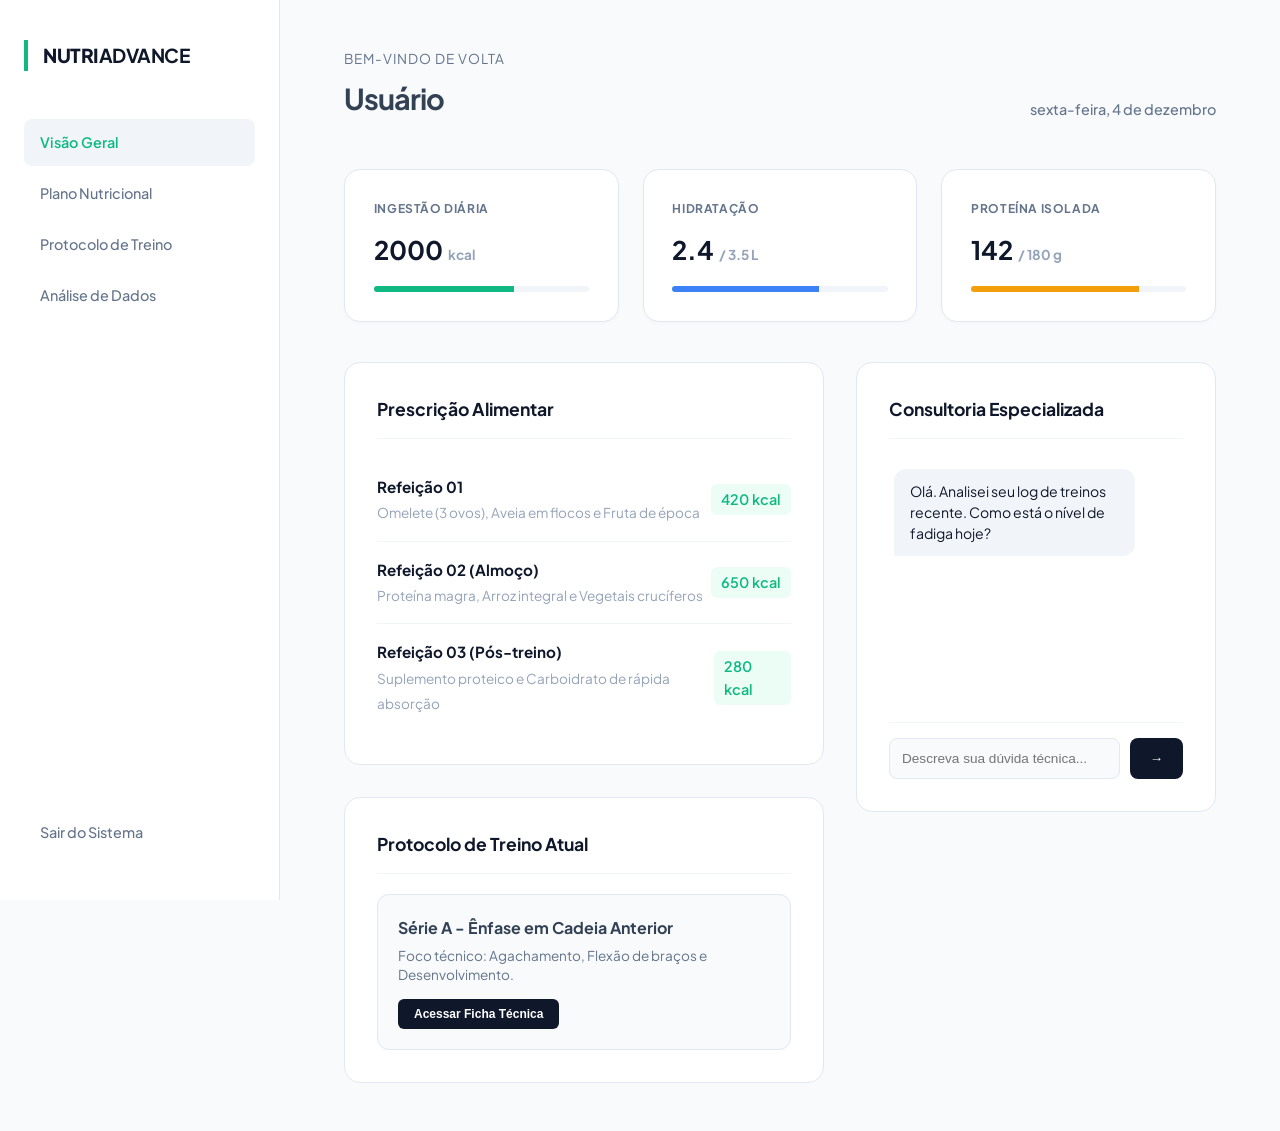
<file: dashboard.html>
<!DOCTYPE html>
<html lang="pt-br">
<head>
    <meta charset="UTF-8">
    <meta name="viewport" content="width=device-width, initial-scale=1.0">
    <title>Painel de Controle | NutriAdvance</title>
    <link rel="stylesheet" href="styles.css">
    <link href="https://fonts.googleapis.com/css2?family=Plus+Jakarta+Sans:wght@400;500;600;700;800&display=swap" rel="stylesheet">
    <style>
        :root {
            --sidebar-width: 280px;
            --accent-blue: #3b82f6;
            --accent-orange: #f59e0b;
            --border-color: #e2e8f0;
            --bg-body: #f8fafc;
        }

        body { background: var(--bg-body); display: flex; min-height: 100vh; color: var(--text); }

        /* Sidebar Profissional */
        .sidebar {
            width: var(--sidebar-width);
            background: #ffffff;
            border-right: 1px solid var(--border-color);
            padding: 2.5rem 1.5rem;
            display: flex;
            flex-direction: column;
            position: fixed;
            height: 100vh;
            z-index: 100;
        }

        .sidebar .logo { font-size: 1.2rem; letter-spacing: -0.5px; margin-bottom: 3rem; color: var(--dark); border-left: 4px solid var(--primary); padding-left: 15px; }
        .nav-menu { list-style: none; flex-grow: 1; }
        .nav-item { 
            padding: 12px 16px; 
            border-radius: 8px; 
            margin-bottom: 4px; 
            cursor: pointer; 
            transition: all 0.2s ease;
            color: #64748b;
            font-weight: 500;
            font-size: 0.9rem;
        }
        .nav-item:hover, .nav-item.active { background: #f1f5f9; color: var(--dark); }
        .nav-item.active { color: var(--primary); font-weight: 600; }

        /* Main Content */
        .main-content {
            margin-left: var(--sidebar-width);
            flex-grow: 1;
            padding: 3rem 4rem;
            width: calc(100% - var(--sidebar-width));
        }

        .header-dash { display: flex; justify-content: space-between; align-items: flex-end; margin-bottom: 3rem; }
        .header-dash h1 { font-size: 1.8rem; font-weight: 700; letter-spacing: -1px; }

        /* Status Cards */
        .stats-grid { display: grid; grid-template-columns: repeat(3, 1fr); gap: 1.5rem; margin-bottom: 2.5rem; }
        .stat-card { background: white; padding: 1.8rem; border-radius: 16px; border: 1px solid var(--border-color); box-shadow: 0 2px 4px rgba(0,0,0,0.02); }
        .stat-card h4 { color: #64748b; font-size: 0.75rem; text-transform: uppercase; letter-spacing: 0.05em; margin-bottom: 12px; }
        .stat-card .value { font-size: 1.6rem; font-weight: 700; color: var(--dark); }
        
        .progress-container { height: 6px; background: #f1f5f9; border-radius: 10px; margin-top: 15px; overflow: hidden; }
        .progress-bar { height: 100%; transition: width 1s cubic-bezier(0.4, 0, 0.2, 1); }

        /* Grid Layout */
        .content-grid { display: grid; grid-template-columns: 1.6fr 1.2fr; gap: 2rem; }
        .section-card { background: white; border-radius: 16px; padding: 2rem; border: 1px solid var(--border-color); }
        .section-card h3 { margin-bottom: 20px; font-size: 1.1rem; font-weight: 700; color: var(--dark); border-bottom: 1px solid #f1f5f9; padding-bottom: 15px; }

        /* Meal List Clean */
        .meal-item { 
            display: flex; align-items: center; justify-content: space-between;
            padding: 16px 0; border-bottom: 1px solid #f1f5f9;
        }
        .meal-item:last-child { border-bottom: none; }
        .meal-info strong { display: block; font-size: 0.95rem; color: var(--dark); }
        .meal-info small { color: #94a3b8; font-size: 0.85rem; }
        .meal-calories { font-size: 0.9rem; font-weight: 600; color: var(--primary); background: #ecfdf5; padding: 4px 10px; border-radius: 6px; }

        /* Chat Profissional */
        .chat-widget { display: flex; flex-direction: column; height: 450px; }
        .chat-messages { flex-grow: 1; overflow-y: auto; padding: 10px 5px; display: flex; flex-direction: column; gap: 12px; }
        .msg { max-width: 85%; padding: 12px 16px; border-radius: 12px; font-size: 0.88rem; line-height: 1.5; }
        .msg.bot { background: #f1f5f9; color: var(--dark); align-self: flex-start; border-bottom-left-radius: 2px; }
        .msg.user { background: var(--dark); color: white; align-self: flex-end; border-bottom-right-radius: 2px; }

        .chat-input-wrapper { display: flex; gap: 10px; margin-top: 20px; padding-top: 15px; border-top: 1px solid #f1f5f9; }
        .chat-input-wrapper input { background: #f8fafc; border: 1px solid var(--border-color); padding: 12px; border-radius: 8px; flex-grow: 1; font-size: 0.85rem; }
        .chat-input-wrapper button { padding: 0 20px; background: var(--dark); border-radius: 8px; }

        @media (max-width: 1024px) {
            .sidebar { width: 70px; padding: 2.5rem 0.5rem; align-items: center; }
            .sidebar .logo, .nav-item span { display: none; }
            .main-content { margin-left: 70px; width: calc(100% - 70px); padding: 2rem; }
            .content-grid { grid-template-columns: 1fr; }
        }
    </style>
</head>
<body>

    <aside class="sidebar">
        <div class="logo">NUTRI<strong>ADVANCE</strong></div>
        <ul class="nav-menu">
            <li class="nav-item active"><span>Visão Geral</span></li>
            <li class="nav-item"><span>Plano Nutricional</span></li>
            <li class="nav-item"><span>Protocolo de Treino</span></li>
            <li class="nav-item"><span>Análise de Dados</span></li>
        </ul>
        <div class="nav-item" onclick="window.location.href='index.html'" style="margin-top: auto;">
            <span>Sair do Sistema</span>
        </div>
    </aside>

    <main class="main-content">
        <header class="header-dash">
            <div>
                <p style="color: #64748b; font-size: 0.85rem; margin-bottom: 5px; text-transform: uppercase; letter-spacing: 1px;">Bem-vindo de volta</p>
                <h1><span id="user-name">Usuário</span></h1>
            </div>
            <div id="current-date" style="color: #64748b; font-size: 0.9rem; font-weight: 500;"></div>
        </header>

        <div class="stats-grid">
            <div class="stat-card">
                <h4>Ingestão Diária</h4>
                <div class="value"><span id="kcal-val">0</span> <small style="font-size: 0.85rem; color: #94a3b8;">kcal</small></div>
                <div class="progress-container"><div class="progress-bar" id="bar-kcal" style="background: var(--primary); width: 0%;"></div></div>
            </div>
            <div class="stat-card">
                <h4>Hidratação</h4>
                <div class="value">2.4 <small style="font-size: 0.85rem; color: #94a3b8;">/ 3.5 L</small></div>
                <div class="progress-container"><div class="progress-bar" style="background: var(--accent-blue); width: 68%;"></div></div>
            </div>
            <div class="stat-card">
                <h4>Proteína Isolada</h4>
                <div class="value">142 <small style="font-size: 0.85rem; color: #94a3b8;">/ 180 g</small></div>
                <div class="progress-container"><div class="progress-bar" style="background: var(--accent-orange); width: 78%;"></div></div>
            </div>
        </div>

        <div class="content-grid">
            <section class="left-col">
                <div class="section-card">
                    <h3>Prescrição Alimentar</h3>
                    
                    <div class="meal-item">
                        <div class="meal-info">
                            <strong>Refeição 01</strong>
                            <small>Omelete (3 ovos), Aveia em flocos e Fruta de época</small>
                        </div>
                        <div class="meal-calories">420 kcal</div>
                    </div>

                    <div class="meal-item">
                        <div class="meal-info">
                            <strong>Refeição 02 (Almoço)</strong>
                            <small>Proteína magra, Arroz integral e Vegetais crucíferos</small>
                        </div>
                        <div class="meal-calories">650 kcal</div>
                    </div>

                    <div class="meal-item">
                        <div class="meal-info">
                            <strong>Refeição 03 (Pós-treino)</strong>
                            <small>Suplemento proteico e Carboidrato de rápida absorção</small>
                        </div>
                        <div class="meal-calories">280 kcal</div>
                    </div>
                </div>

                <div class="section-card" style="margin-top: 2rem;">
                    <h3>Protocolo de Treino Atual</h3>
                    <div style="background: #f8fafc; padding: 20px; border-radius: 12px; border: 1px solid var(--border-color);">
                        <strong style="display: block; margin-bottom: 5px;">Série A - Ênfase em Cadeia Anterior</strong>
                        <p style="font-size: 0.85rem; color: #64748b; line-height: 1.4;">Foco técnico: Agachamento, Flexão de braços e Desenvolvimento.</p>
                        <button class="btn-nav" style="margin-top: 15px; background: var(--dark); color: white; border: none; padding: 8px 16px; border-radius: 6px; font-size: 0.75rem; cursor: pointer;">Acessar Ficha Técnica</button>
                    </div>
                </div>
            </section>

            <aside class="right-col">
                <div class="section-card chat-widget">
                    <h3>Consultoria Especializada</h3>
                    <div class="chat-messages" id="chat-flow">
                        <div class="msg bot">Olá. Analisei seu log de treinos recente. Como está o nível de fadiga hoje?</div>
                    </div>
                    <div class="chat-input-wrapper">
                        <input type="text" id="user-msg" placeholder="Descreva sua dúvida técnica...">
                        <button onclick="enviar()" class="btn-nav">
                            <span style="color: white; font-weight: 700;">→</span>
                        </button>
                    </div>
                </div>
            </aside>
        </div>
    </main>

    <script>
        // Lógica de Preenchimento de Dados
        const user = localStorage.getItem('userName') || "Usuário";
        const kcal = localStorage.getItem('meusKcal') || "2000";
        
        document.getElementById('user-name').innerText = user;
        document.getElementById('kcal-val').innerText = kcal;
        
        // Data formatada
        const options = { weekday: 'long', day: 'numeric', month: 'long' };
        document.getElementById('current-date').innerText = new Date().toLocaleDateString('pt-BR', options);

        // Animação da barra de progresso
        setTimeout(() => {
            document.getElementById('bar-kcal').style.width = "65%";
        }, 300);

        function enviar() {
            const input = document.getElementById('user-msg');
            const flow = document.getElementById('chat-flow');
            if(input.value.trim()){
                flow.innerHTML += `<div class="msg user">${input.value}</div>`;
                input.value = "";
                flow.scrollTop = flow.scrollHeight;

                setTimeout(() => {
                    flow.innerHTML += `<div class="msg bot">Sua dúvida foi encaminhada ao especialista. Você receberá uma notificação em breve.</div>`;
                    flow.scrollTop = flow.scrollHeight;
                }, 1500);
            }
        }
    </script>
</body>
</html>
</file>
<file: styles.css>
:root {
    --primary: #10b981;
    --primary-hover: #059669;
    --dark: #0f172a;
    --text: #334155;
    --text-light: #94a3b8;
    --bg-light: #f1f5f9;
    --shadow: 0 20px 25px -5px rgba(0, 0, 0, 0.1);
}

* { margin:0; padding:0; box-sizing: border-box; }
body { font-family: 'Plus Jakarta Sans', sans-serif; color: var(--text); background: #fdfdfd; line-height: 1.6; scroll-behavior: smooth; }

.navbar {
    display: flex; justify-content: space-between; align-items: center;
    padding: 1.2rem 8%; background: rgba(255, 255, 255, 0.95);
    backdrop-filter: blur(15px); position: fixed; width: 100%; top: 0; z-index: 1000;
    border-bottom: 1px solid rgba(0,0,0,0.05);
}

.logo { font-weight: 800; font-size: 1.3rem; }
.logo span { color: var(--primary); }
.nav-links a { text-decoration: none; color: var(--text); font-weight: 600; margin-left: 1.5rem; font-size: 0.9rem; }
.auth-buttons { display: flex; gap: 10px; margin-left: 2rem; }

.btn-login { background: transparent; border: 2px solid var(--dark); color: var(--dark); padding: 0.6rem 1.2rem; border-radius: 10px; font-weight: 700; cursor: pointer; transition: 0.3s; }
.btn-nav { background: var(--dark); color: white; border: none; padding: 0.6rem 1.2rem; border-radius: 10px; font-weight: 700; cursor: pointer; }

.hero { display: flex; align-items: center; padding: 160px 8% 100px; gap: 4rem; background: radial-gradient(circle at top right, #e2f3ee, #ffffff); }
.hero-content { flex: 1.2; }
.hero-content h1 { font-size: 3.5rem; line-height: 1.1; margin: 1.5rem 0; font-weight: 800; }
.hero-content h1 span { color: var(--primary); }
.badge { background: #d1fae5; color: var(--primary-hover); padding: 8px 16px; border-radius: 50px; font-weight: 700; font-size: 0.8rem; display: inline-block; }
.hero-actions { display: flex; gap: 1rem; margin-top: 2rem; }
.hero-image { flex: 1; }
.hero-image img { width: 100%; border-radius: 40px; box-shadow: var(--shadow); }

.section { padding: 100px 8%; }
.bg-light { background: var(--bg-light); }
.calc-card { background: white; max-width: 850px; margin: 0 auto; border-radius: 30px; padding: 3rem; box-shadow: var(--shadow); }
.input-row { display: grid; grid-template-columns: 1fr 1fr; gap: 2rem; margin-bottom: 1rem; }
input, select { width: 100%; padding: 14px; border: 2px solid #f1f5f9; border-radius: 12px; font-size: 1rem; transition: 0.3s; }
input:focus { border-color: var(--primary); outline: none; }

.btn-full { width: 100%; background: var(--dark); color: white; border: none; padding: 1.2rem; border-radius: 12px; font-weight: 700; cursor: pointer; transition: 0.3s; }
.btn-primary { background: var(--primary); color: white; padding: 1.2rem 2.4rem; border-radius: 14px; text-decoration: none; font-weight: 700; display: inline-block; }
.btn-secondary { background: white; color: var(--dark); padding: 1.2rem 2.4rem; border-radius: 14px; text-decoration: none; font-weight: 700; box-shadow: var(--shadow); border: none; cursor: pointer; }

.result-display { display: grid; grid-template-columns: repeat(auto-fit, minmax(150px, 1fr)); gap: 1rem; margin-top: 3rem; }
.res-item { background: #f8fafc; padding: 2rem; border-radius: 20px; text-align: center; }
.res-item.highlight { background: var(--primary); color: white; }
.res-item strong { display: block; font-size: 2.2rem; font-weight: 800; }

.bg-dark { background: var(--dark); border-radius: 50px 50px 0 0; color: white; }
.food-grid { display: grid; grid-template-columns: repeat(auto-fit, minmax(250px, 1fr)); gap: 1.2rem; margin-top: 2rem; }
.food-card { background: rgba(255,255,255,0.05); padding: 1.5rem; border-radius: 15px; border: 1px solid rgba(255,255,255,0.1); display: flex; justify-content: space-between; align-items: center; }
#food-search { width: 100%; background: rgba(255,255,255,0.05); color: white; border: 1px solid rgba(255,255,255,0.1); }

.modal { display: none; position: fixed; z-index: 2000; left: 0; top: 0; width: 100%; height: 100%; background: rgba(15, 23, 42, 0.8); backdrop-filter: blur(5px); align-items: center; justify-content: center; }
.modal-content { background: white; padding: 3rem; border-radius: 25px; width: 90%; max-width: 400px; position: relative; }
.close { position: absolute; right: 20px; top: 15px; font-size: 1.5rem; cursor: pointer; }
.hidden { display: none; }

@media (max-width: 768px) {
    .hero { flex-direction: column; text-align: center; padding-top: 140px; }
    .nav-links { display: none; }
    .input-row { grid-template-columns: 1fr; }
}
</file>
